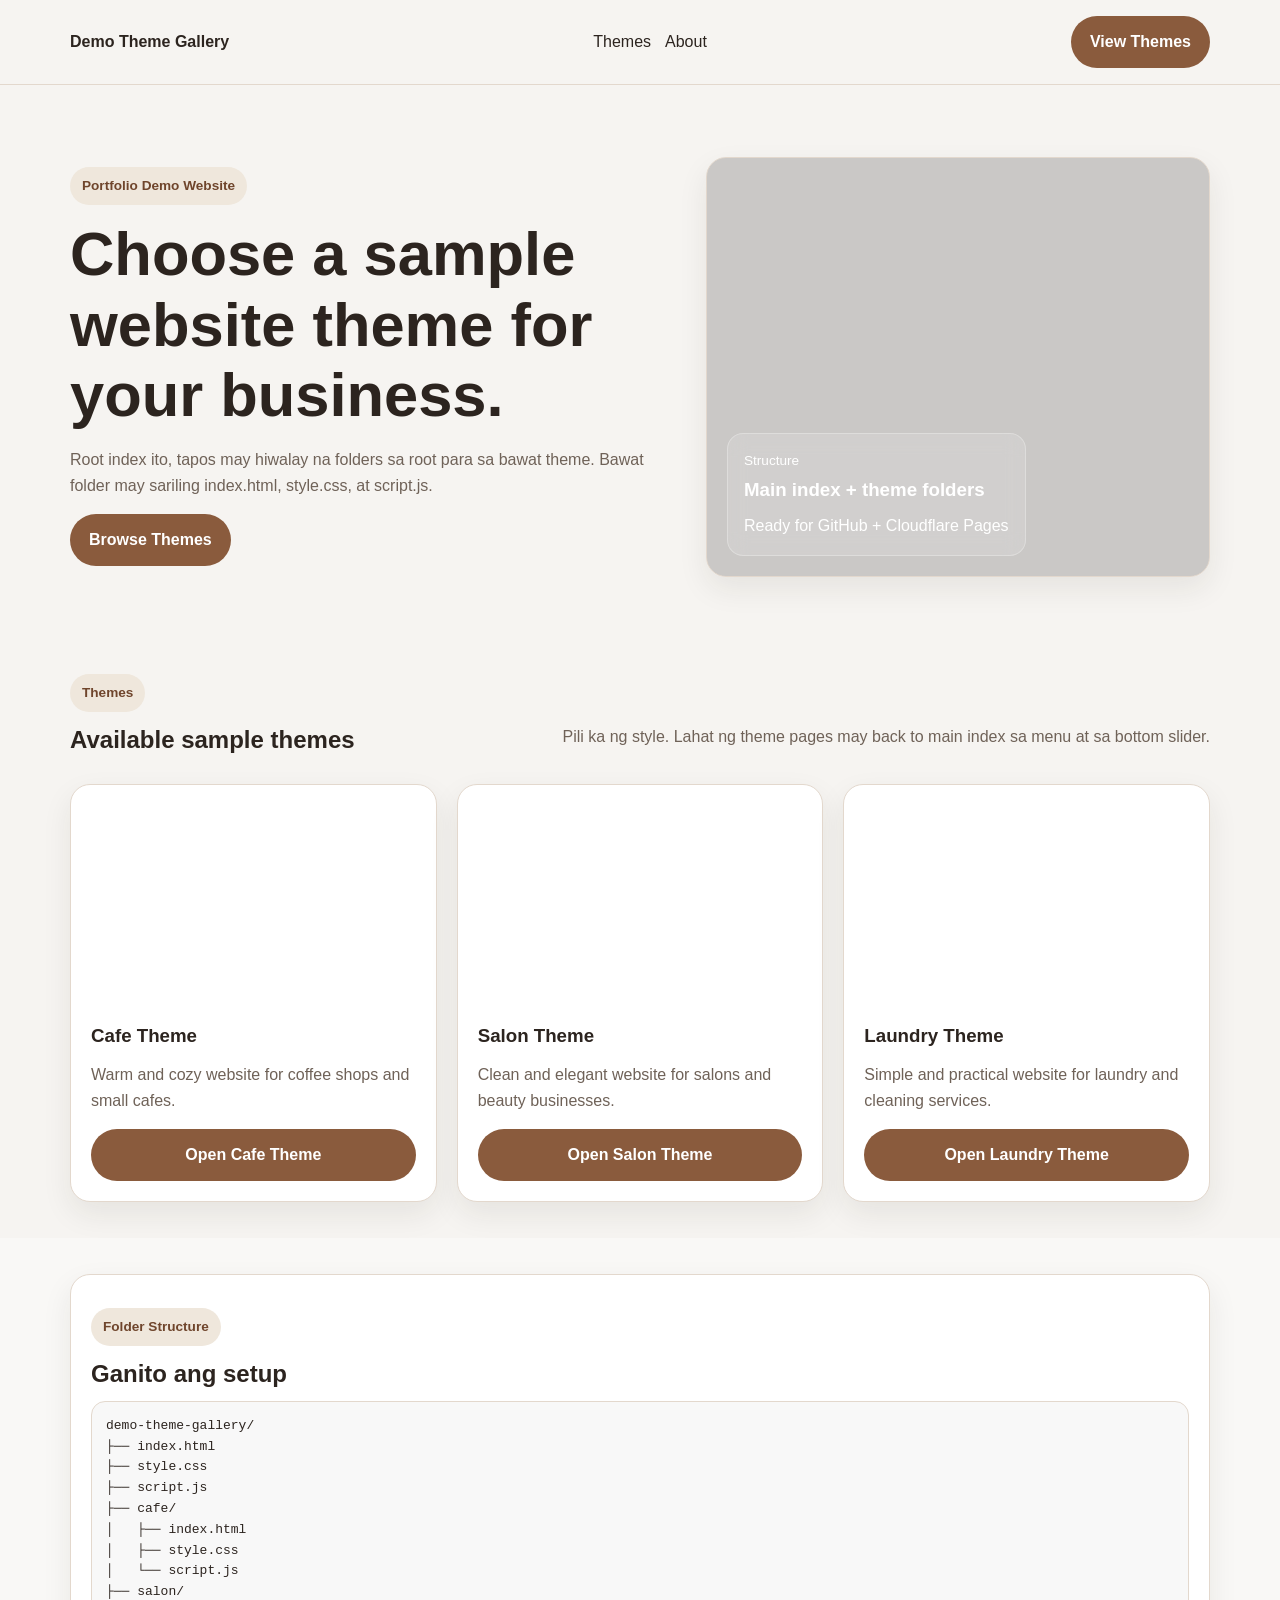
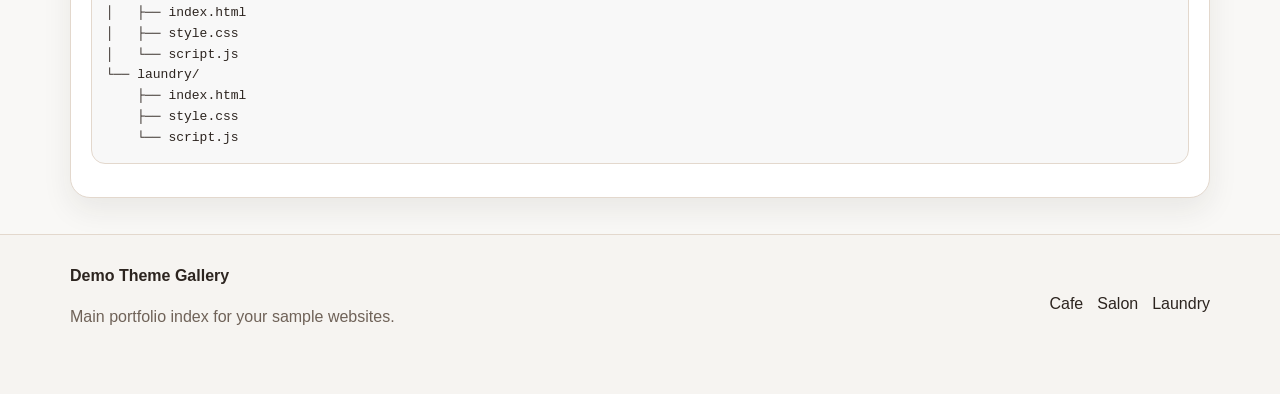
<file: index.html>
<!DOCTYPE html>
<html lang="en">
<head>
  <meta charset="UTF-8" />
  <meta name="viewport" content="width=device-width, initial-scale=1.0" />
  <title>Demo Theme Gallery</title>
  <link rel="stylesheet" href="style.css" />
</head>
<body>
<header class="site-header">
  <div class="container nav">
    <a href="./index.html" class="brand">Demo Theme Gallery</a>
    <nav class="nav-links">
      <a href="#themes">Themes</a>
      <a href="#about">About</a>
    </nav>
    <a href="#themes" class="btn btn-primary">View Themes</a>
  </div>
</header>

<main>
  <section class="hero">
    <div class="container hero-grid">
      <div>
        <span class="eyebrow">Portfolio Demo Website</span>
        <h1>Choose a sample website theme for your business.</h1>
        <p class="lead">Root index ito, tapos may hiwalay na folders sa root para sa bawat theme. Bawat folder may sariling index.html, style.css, at script.js.</p>
        <div class="hero-actions">
          <a href="#themes" class="btn btn-primary">Browse Themes</a>
        </div>
      </div>
      <div class="hero-photo">
        <div class="glass-card">
          <p class="small-label">Structure</p>
          <h3>Main index + theme folders</h3>
          <span>Ready for GitHub + Cloudflare Pages</span>
        </div>
      </div>
    </div>
  </section>

  <section class="section" id="themes">
    <div class="container">
      <div class="section-head">
        <div>
          <p class="section-label">Themes</p>
          <h2>Available sample themes</h2>
        </div>
        <p class="section-text">Pili ka ng style. Lahat ng theme pages may back to main index sa menu at sa bottom slider.</p>
      </div>

      <div class="theme-grid">
        <article class="theme-card">
          <div class="theme-image cafe-image"></div>
          <div class="theme-body">
            <h3>Cafe Theme</h3>
            <p>Warm and cozy website for coffee shops and small cafes.</p>
            <a class="btn btn-primary full" href="./cafe/index.html">Open Cafe Theme</a>
          </div>
        </article>

        <article class="theme-card">
          <div class="theme-image salon-image"></div>
          <div class="theme-body">
            <h3>Salon Theme</h3>
            <p>Clean and elegant website for salons and beauty businesses.</p>
            <a class="btn btn-primary full" href="./salon/index.html">Open Salon Theme</a>
          </div>
        </article>

        <article class="theme-card">
          <div class="theme-image laundry-image"></div>
          <div class="theme-body">
            <h3>Laundry Theme</h3>
            <p>Simple and practical website for laundry and cleaning services.</p>
            <a class="btn btn-primary full" href="./laundry/index.html">Open Laundry Theme</a>
          </div>
        </article>
      </div>
    </div>
  </section>

  <section class="section alt" id="about">
    <div class="container info-card">
      <p class="section-label">Folder Structure</p>
      <h2>Ganito ang setup</h2>
      <pre>demo-theme-gallery/
├── index.html
├── style.css
├── script.js
├── cafe/
│   ├── index.html
│   ├── style.css
│   └── script.js
├── salon/
│   ├── index.html
│   ├── style.css
│   └── script.js
└── laundry/
    ├── index.html
    ├── style.css
    └── script.js</pre>
    </div>
  </section>
</main>

<footer class="site-footer">
  <div class="container footer-wrap">
    <div>
      <strong>Demo Theme Gallery</strong>
      <p>Main portfolio index for your sample websites.</p>
    </div>
    <div class="footer-links">
      <a href="./cafe/index.html">Cafe</a>
      <a href="./salon/index.html">Salon</a>
      <a href="./laundry/index.html">Laundry</a>
    </div>
  </div>
</footer>
<script src="script.js"></script>
</body>
</html>
</file>
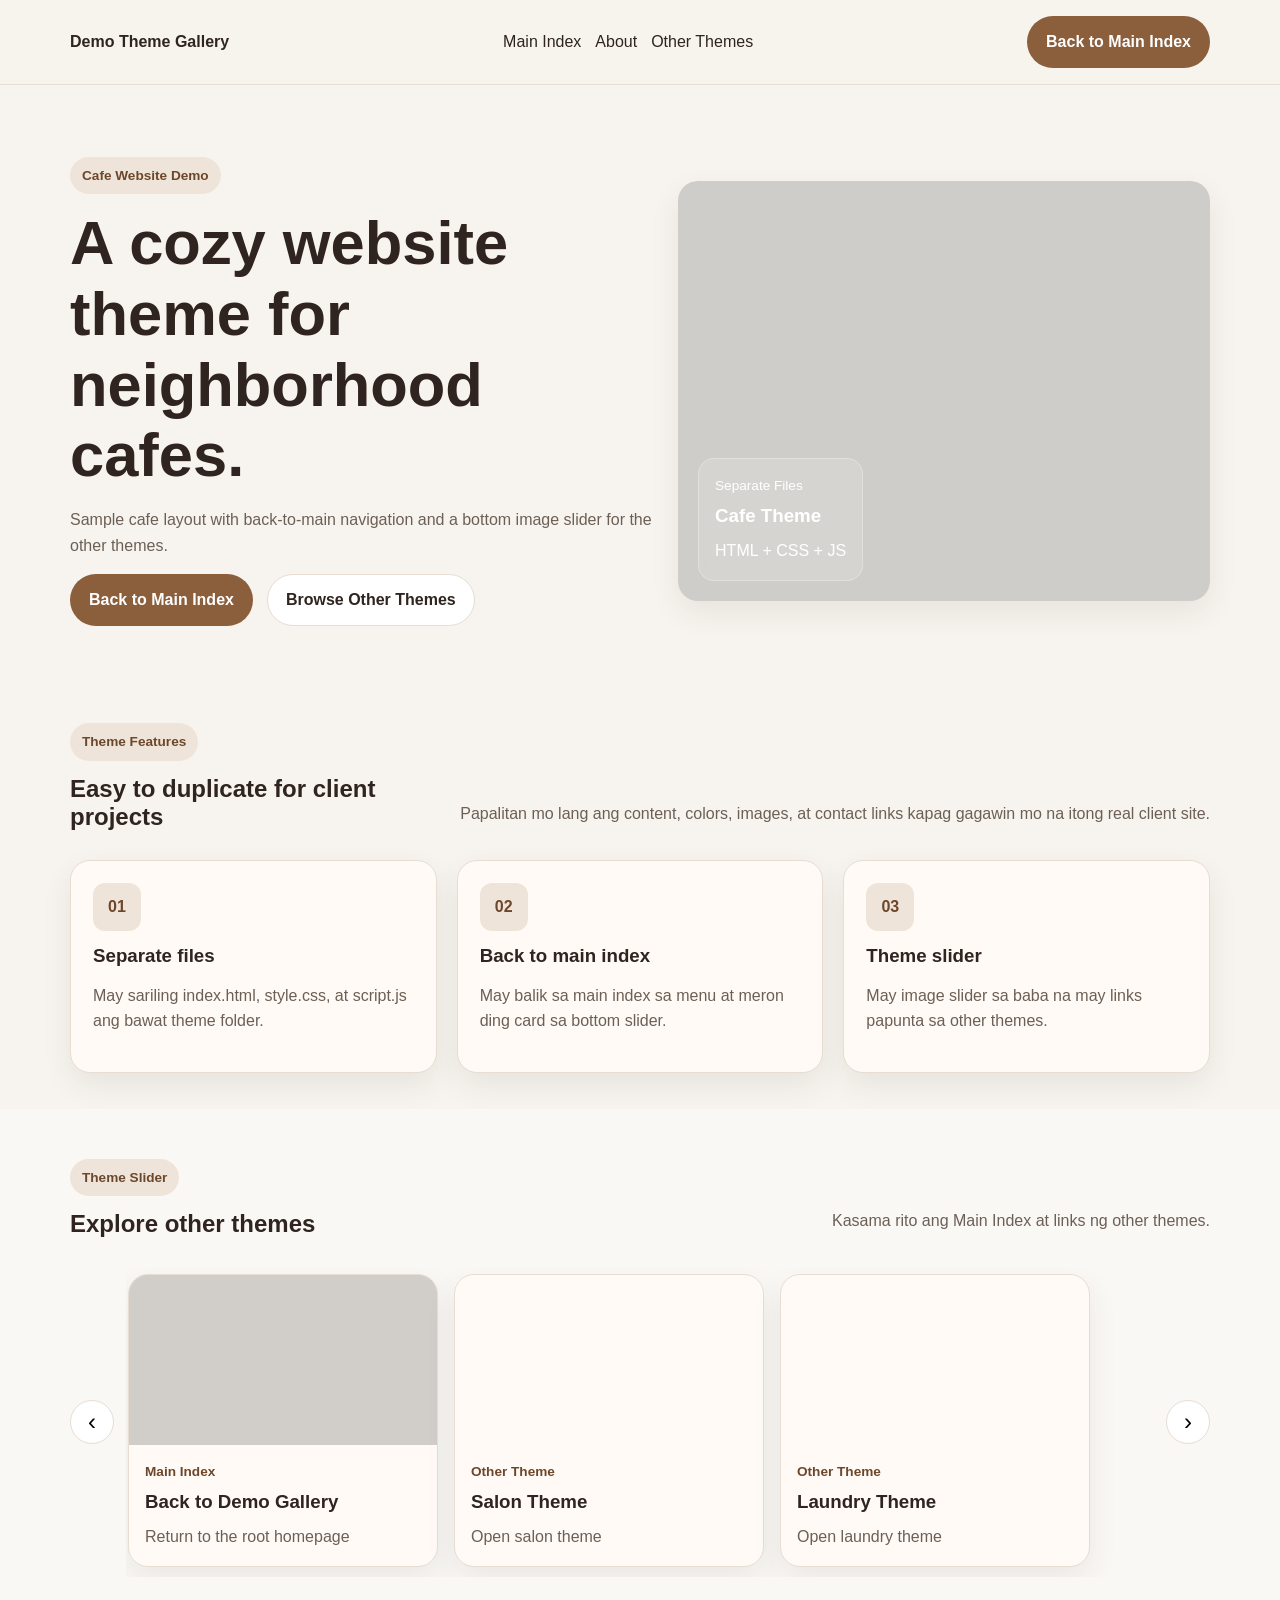
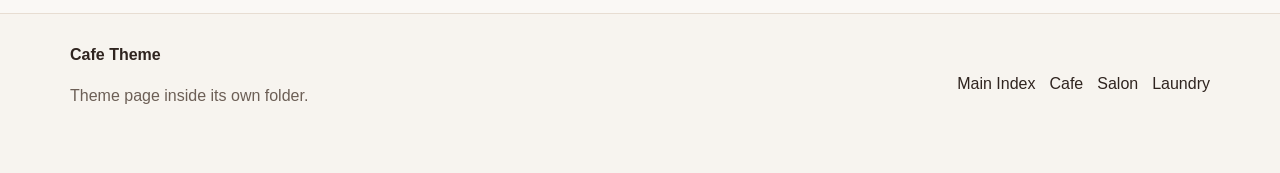
<file: cafe/index.html>
<!DOCTYPE html>
<html lang="en">
<head>
  <meta charset="UTF-8" />
  <meta name="viewport" content="width=device-width, initial-scale=1.0" />
  <title>Cafe Theme</title>
  <link rel="stylesheet" href="style.css" />
</head>
<body>
<header class="site-header">
  <div class="container nav">
    <a href="../index.html" class="brand">Demo Theme Gallery</a>
    <button class="menu-toggle" id="menuToggle" aria-label="Toggle menu" aria-expanded="false">☰</button>
    <nav class="nav-links" id="navLinks">
      <a href="../index.html">Main Index</a>
      <a href="#about">About</a>
      <a href="#more-themes">Other Themes</a>
    </nav>
    <a class="btn btn-primary desktop-btn" href="../index.html">Back to Main Index</a>
  </div>
</header>

<main>
  <section class="hero">
    <div class="container hero-grid">
      <div>
        <span class="eyebrow">Cafe Website Demo</span>
        <h1>A cozy website theme for neighborhood cafes.</h1>
        <p class="lead">Sample cafe layout with back-to-main navigation and a bottom image slider for the other themes.</p>
        <div class="hero-actions">
          <a class="btn btn-primary" href="../index.html">Back to Main Index</a>
          <a class="btn btn-secondary" href="#more-themes">Browse Other Themes</a>
        </div>
      </div>
      <div class="visual-card">
        <div class="visual-overlay">
          <p class="visual-label">Separate Files</p>
          <h3>Cafe Theme</h3>
          <span>HTML + CSS + JS</span>
        </div>
      </div>
    </div>
  </section>

  <section class="section" id="about">
    <div class="container">
      <div class="section-head">
        <div>
          <p class="section-label">Theme Features</p>
          <h2>Easy to duplicate for client projects</h2>
        </div>
        <p class="section-text">Papalitan mo lang ang content, colors, images, at contact links kapag gagawin mo na itong real client site.</p>
      </div>
      <div class="feature-grid">
        <article class="feature-card"><div class="feature-icon">01</div><h3>Separate files</h3><p>May sariling index.html, style.css, at script.js ang bawat theme folder.</p></article>
        <article class="feature-card"><div class="feature-icon">02</div><h3>Back to main index</h3><p>May balik sa main index sa menu at meron ding card sa bottom slider.</p></article>
        <article class="feature-card"><div class="feature-icon">03</div><h3>Theme slider</h3><p>May image slider sa baba na may links papunta sa other themes.</p></article>
      </div>
    </div>
  </section>

  <section class="section alt" id="more-themes">
    <div class="container">
      <div class="section-head">
        <div>
          <p class="section-label">Theme Slider</p>
          <h2>Explore other themes</h2>
        </div>
        <p class="section-text">Kasama rito ang Main Index at links ng other themes.</p>
      </div>
      <div class="slider-wrap">
        <button class="slider-btn" id="prevBtn" aria-label="Previous">‹</button>
        <div class="slider-track" id="sliderTrack">
          
<a class="slider-card" href="../index.html">
  <div class="slider-image main-index-image"></div>
  <div class="slider-body">
    <p class="slider-label">Main Index</p>
    <h3>Back to Demo Gallery</h3>
    <span>Return to the root homepage</span>
  </div>
</a>

<a class="slider-card" href="../salon/index.html">
  <div class="slider-image salon-image"></div>
  <div class="slider-body">
    <p class="slider-label">Other Theme</p>
    <h3>Salon Theme</h3>
    <span>Open salon theme</span>
  </div>
</a>

<a class="slider-card" href="../laundry/index.html">
  <div class="slider-image laundry-image"></div>
  <div class="slider-body">
    <p class="slider-label">Other Theme</p>
    <h3>Laundry Theme</h3>
    <span>Open laundry theme</span>
  </div>
</a>
        </div>
        <button class="slider-btn" id="nextBtn" aria-label="Next">›</button>
      </div>
    </div>
  </section>
</main>

<footer class="site-footer">
  <div class="container footer-wrap">
    <div>
      <strong>Cafe Theme</strong>
      <p>Theme page inside its own folder.</p>
    </div>
    <div class="footer-links">
      <a href="../index.html">Main Index</a>
      <a href="../cafe/index.html">Cafe</a>
      <a href="../salon/index.html">Salon</a>
      <a href="../laundry/index.html">Laundry</a>
    </div>
  </div>
</footer>

<script src="script.js"></script>
</body>
</html>
</file>
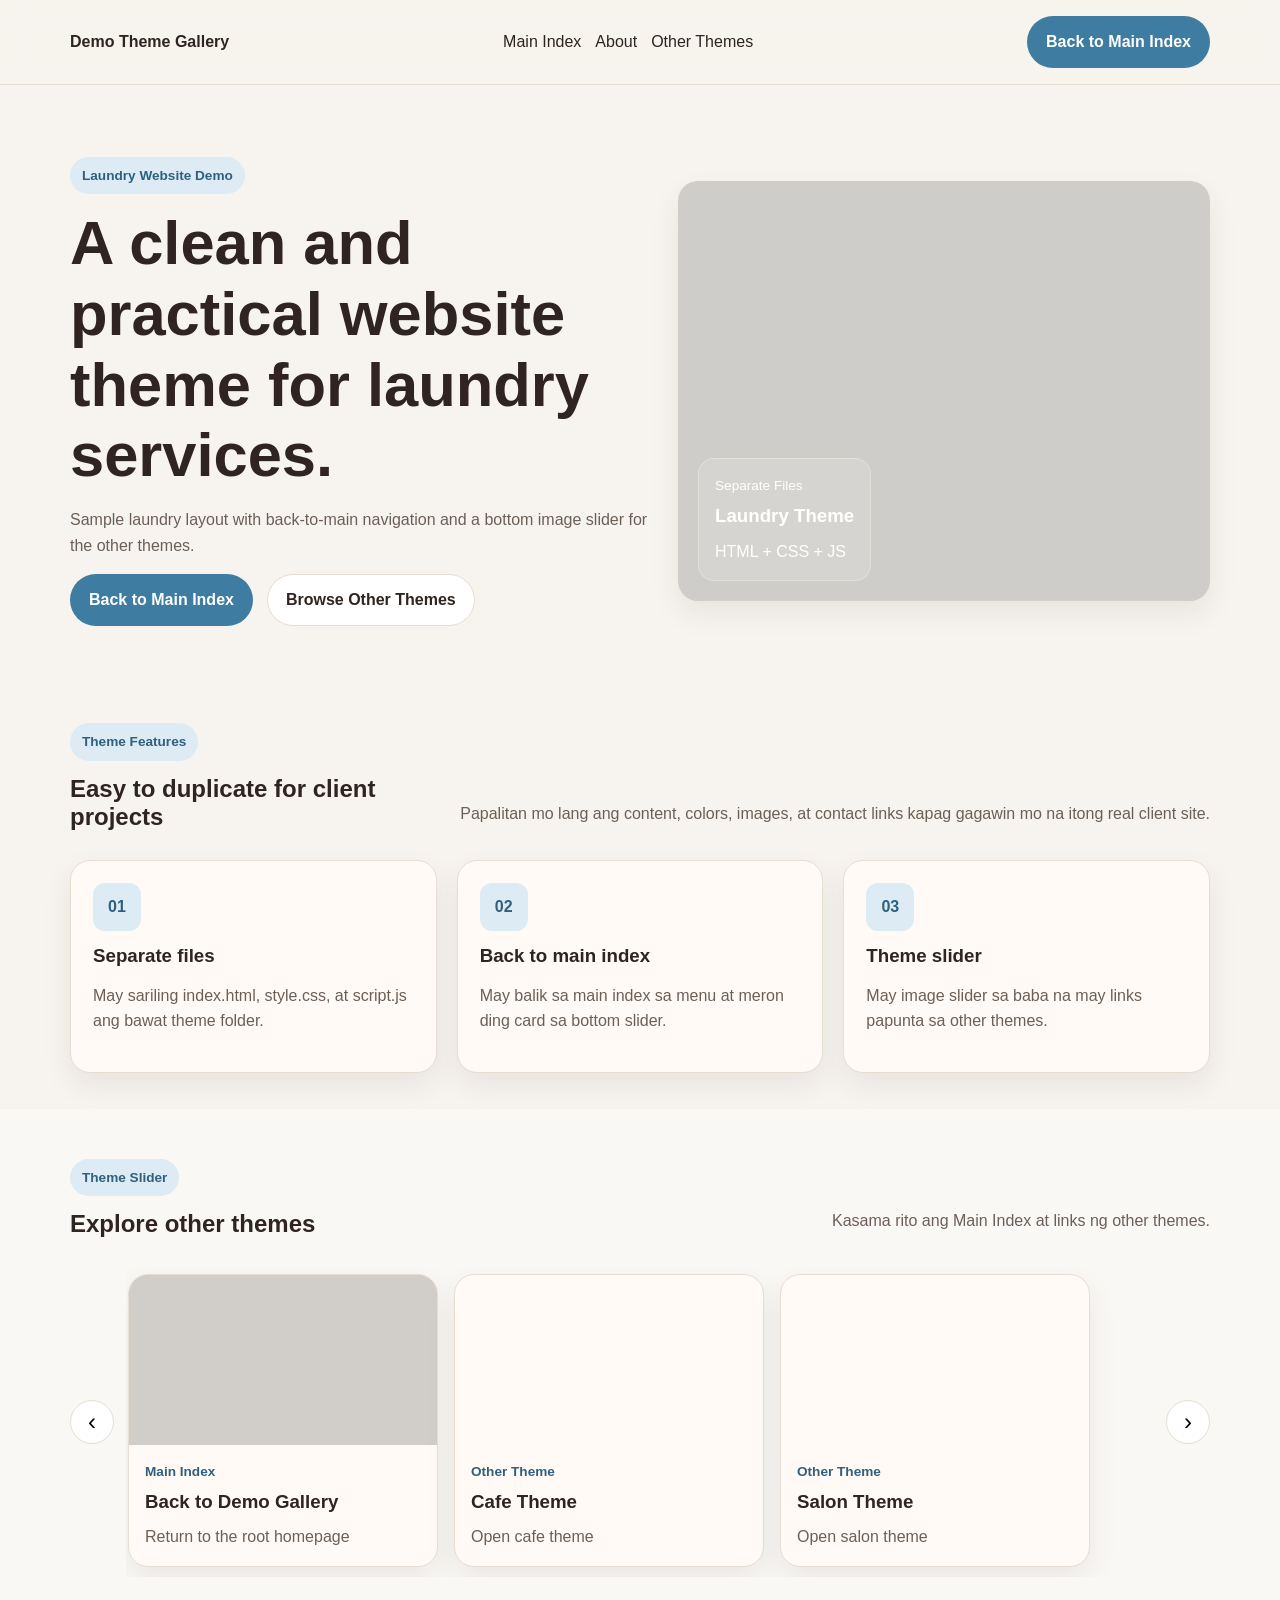
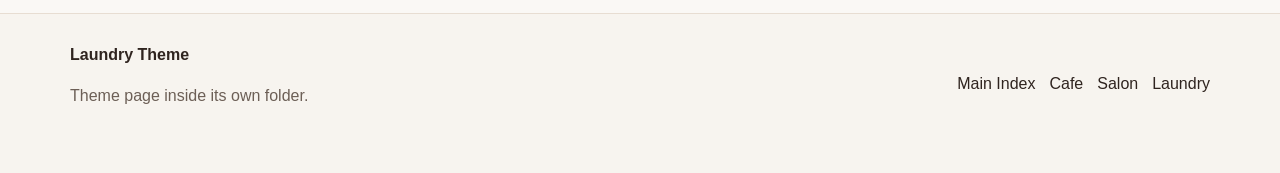
<file: laundry/index.html>
<!DOCTYPE html>
<html lang="en">
<head>
  <meta charset="UTF-8" />
  <meta name="viewport" content="width=device-width, initial-scale=1.0" />
  <title>Laundry Theme</title>
  <link rel="stylesheet" href="style.css" />
</head>
<body>
<header class="site-header">
  <div class="container nav">
    <a href="../index.html" class="brand">Demo Theme Gallery</a>
    <button class="menu-toggle" id="menuToggle" aria-label="Toggle menu" aria-expanded="false">☰</button>
    <nav class="nav-links" id="navLinks">
      <a href="../index.html">Main Index</a>
      <a href="#about">About</a>
      <a href="#more-themes">Other Themes</a>
    </nav>
    <a class="btn btn-primary desktop-btn" href="../index.html">Back to Main Index</a>
  </div>
</header>

<main>
  <section class="hero">
    <div class="container hero-grid">
      <div>
        <span class="eyebrow">Laundry Website Demo</span>
        <h1>A clean and practical website theme for laundry services.</h1>
        <p class="lead">Sample laundry layout with back-to-main navigation and a bottom image slider for the other themes.</p>
        <div class="hero-actions">
          <a class="btn btn-primary" href="../index.html">Back to Main Index</a>
          <a class="btn btn-secondary" href="#more-themes">Browse Other Themes</a>
        </div>
      </div>
      <div class="visual-card">
        <div class="visual-overlay">
          <p class="visual-label">Separate Files</p>
          <h3>Laundry Theme</h3>
          <span>HTML + CSS + JS</span>
        </div>
      </div>
    </div>
  </section>

  <section class="section" id="about">
    <div class="container">
      <div class="section-head">
        <div>
          <p class="section-label">Theme Features</p>
          <h2>Easy to duplicate for client projects</h2>
        </div>
        <p class="section-text">Papalitan mo lang ang content, colors, images, at contact links kapag gagawin mo na itong real client site.</p>
      </div>
      <div class="feature-grid">
        <article class="feature-card"><div class="feature-icon">01</div><h3>Separate files</h3><p>May sariling index.html, style.css, at script.js ang bawat theme folder.</p></article>
        <article class="feature-card"><div class="feature-icon">02</div><h3>Back to main index</h3><p>May balik sa main index sa menu at meron ding card sa bottom slider.</p></article>
        <article class="feature-card"><div class="feature-icon">03</div><h3>Theme slider</h3><p>May image slider sa baba na may links papunta sa other themes.</p></article>
      </div>
    </div>
  </section>

  <section class="section alt" id="more-themes">
    <div class="container">
      <div class="section-head">
        <div>
          <p class="section-label">Theme Slider</p>
          <h2>Explore other themes</h2>
        </div>
        <p class="section-text">Kasama rito ang Main Index at links ng other themes.</p>
      </div>
      <div class="slider-wrap">
        <button class="slider-btn" id="prevBtn" aria-label="Previous">‹</button>
        <div class="slider-track" id="sliderTrack">
          
<a class="slider-card" href="../index.html">
  <div class="slider-image main-index-image"></div>
  <div class="slider-body">
    <p class="slider-label">Main Index</p>
    <h3>Back to Demo Gallery</h3>
    <span>Return to the root homepage</span>
  </div>
</a>

<a class="slider-card" href="../cafe/index.html">
  <div class="slider-image cafe-image"></div>
  <div class="slider-body">
    <p class="slider-label">Other Theme</p>
    <h3>Cafe Theme</h3>
    <span>Open cafe theme</span>
  </div>
</a>

<a class="slider-card" href="../salon/index.html">
  <div class="slider-image salon-image"></div>
  <div class="slider-body">
    <p class="slider-label">Other Theme</p>
    <h3>Salon Theme</h3>
    <span>Open salon theme</span>
  </div>
</a>
        </div>
        <button class="slider-btn" id="nextBtn" aria-label="Next">›</button>
      </div>
    </div>
  </section>
</main>

<footer class="site-footer">
  <div class="container footer-wrap">
    <div>
      <strong>Laundry Theme</strong>
      <p>Theme page inside its own folder.</p>
    </div>
    <div class="footer-links">
      <a href="../index.html">Main Index</a>
      <a href="../cafe/index.html">Cafe</a>
      <a href="../salon/index.html">Salon</a>
      <a href="../laundry/index.html">Laundry</a>
    </div>
  </div>
</footer>

<script src="script.js"></script>
</body>
</html>
</file>
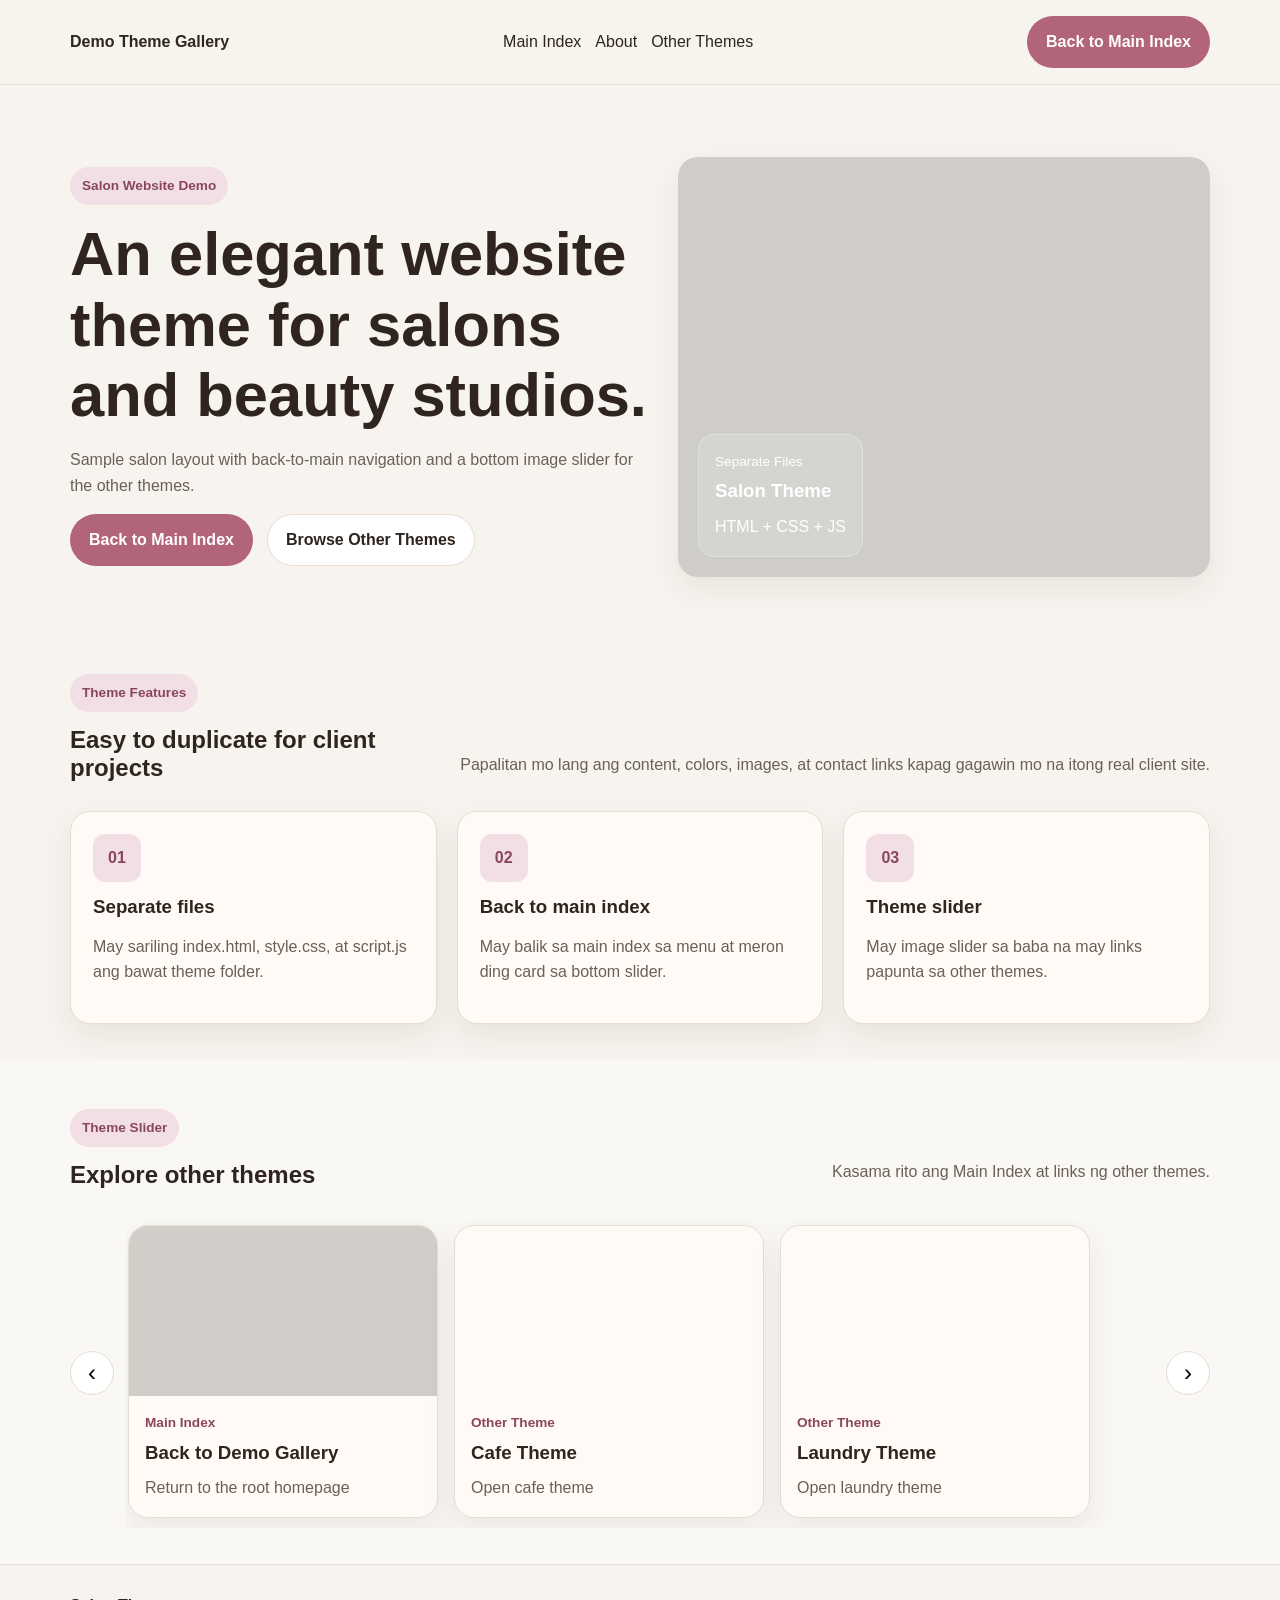
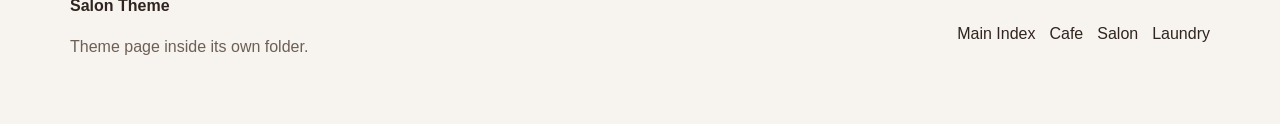
<file: salon/index.html>
<!DOCTYPE html>
<html lang="en">
<head>
  <meta charset="UTF-8" />
  <meta name="viewport" content="width=device-width, initial-scale=1.0" />
  <title>Salon Theme</title>
  <link rel="stylesheet" href="style.css" />
</head>
<body>
<header class="site-header">
  <div class="container nav">
    <a href="../index.html" class="brand">Demo Theme Gallery</a>
    <button class="menu-toggle" id="menuToggle" aria-label="Toggle menu" aria-expanded="false">☰</button>
    <nav class="nav-links" id="navLinks">
      <a href="../index.html">Main Index</a>
      <a href="#about">About</a>
      <a href="#more-themes">Other Themes</a>
    </nav>
    <a class="btn btn-primary desktop-btn" href="../index.html">Back to Main Index</a>
  </div>
</header>

<main>
  <section class="hero">
    <div class="container hero-grid">
      <div>
        <span class="eyebrow">Salon Website Demo</span>
        <h1>An elegant website theme for salons and beauty studios.</h1>
        <p class="lead">Sample salon layout with back-to-main navigation and a bottom image slider for the other themes.</p>
        <div class="hero-actions">
          <a class="btn btn-primary" href="../index.html">Back to Main Index</a>
          <a class="btn btn-secondary" href="#more-themes">Browse Other Themes</a>
        </div>
      </div>
      <div class="visual-card">
        <div class="visual-overlay">
          <p class="visual-label">Separate Files</p>
          <h3>Salon Theme</h3>
          <span>HTML + CSS + JS</span>
        </div>
      </div>
    </div>
  </section>

  <section class="section" id="about">
    <div class="container">
      <div class="section-head">
        <div>
          <p class="section-label">Theme Features</p>
          <h2>Easy to duplicate for client projects</h2>
        </div>
        <p class="section-text">Papalitan mo lang ang content, colors, images, at contact links kapag gagawin mo na itong real client site.</p>
      </div>
      <div class="feature-grid">
        <article class="feature-card"><div class="feature-icon">01</div><h3>Separate files</h3><p>May sariling index.html, style.css, at script.js ang bawat theme folder.</p></article>
        <article class="feature-card"><div class="feature-icon">02</div><h3>Back to main index</h3><p>May balik sa main index sa menu at meron ding card sa bottom slider.</p></article>
        <article class="feature-card"><div class="feature-icon">03</div><h3>Theme slider</h3><p>May image slider sa baba na may links papunta sa other themes.</p></article>
      </div>
    </div>
  </section>

  <section class="section alt" id="more-themes">
    <div class="container">
      <div class="section-head">
        <div>
          <p class="section-label">Theme Slider</p>
          <h2>Explore other themes</h2>
        </div>
        <p class="section-text">Kasama rito ang Main Index at links ng other themes.</p>
      </div>
      <div class="slider-wrap">
        <button class="slider-btn" id="prevBtn" aria-label="Previous">‹</button>
        <div class="slider-track" id="sliderTrack">
          
<a class="slider-card" href="../index.html">
  <div class="slider-image main-index-image"></div>
  <div class="slider-body">
    <p class="slider-label">Main Index</p>
    <h3>Back to Demo Gallery</h3>
    <span>Return to the root homepage</span>
  </div>
</a>

<a class="slider-card" href="../cafe/index.html">
  <div class="slider-image cafe-image"></div>
  <div class="slider-body">
    <p class="slider-label">Other Theme</p>
    <h3>Cafe Theme</h3>
    <span>Open cafe theme</span>
  </div>
</a>

<a class="slider-card" href="../laundry/index.html">
  <div class="slider-image laundry-image"></div>
  <div class="slider-body">
    <p class="slider-label">Other Theme</p>
    <h3>Laundry Theme</h3>
    <span>Open laundry theme</span>
  </div>
</a>
        </div>
        <button class="slider-btn" id="nextBtn" aria-label="Next">›</button>
      </div>
    </div>
  </section>
</main>

<footer class="site-footer">
  <div class="container footer-wrap">
    <div>
      <strong>Salon Theme</strong>
      <p>Theme page inside its own folder.</p>
    </div>
    <div class="footer-links">
      <a href="../index.html">Main Index</a>
      <a href="../cafe/index.html">Cafe</a>
      <a href="../salon/index.html">Salon</a>
      <a href="../laundry/index.html">Laundry</a>
    </div>
  </div>
</footer>

<script src="script.js"></script>
</body>
</html>
</file>
<file: style.css>
:root{--bg:#f6f4f1;--surface:#fff;--surface2:#efe7dc;--text:#2c241f;--muted:#6f6258;--accent:#8a5b3d;--accent2:#6f452c;--line:#e3d8cd;--shadow:0 12px 30px rgba(44,36,31,.08);--radius:20px;--max:1140px}*{box-sizing:border-box}body{margin:0;font-family:Arial,Helvetica,sans-serif;background:var(--bg);color:var(--text);line-height:1.6}html{scroll-behavior:smooth}a{text-decoration:none;color:inherit}.container{width:min(92%,var(--max));margin:0 auto}.site-header{position:sticky;top:0;background:rgba(246,244,241,.94);backdrop-filter:blur(10px);border-bottom:1px solid var(--line)}.nav{display:flex;align-items:center;justify-content:space-between;gap:16px;padding:16px 0}.brand{font-weight:700}.nav-links,.hero-actions,.footer-links{display:flex;gap:14px;flex-wrap:wrap}.btn{display:inline-flex;align-items:center;justify-content:center;padding:12px 18px;border-radius:999px;border:1px solid transparent;font-weight:700}.btn-primary{background:var(--accent);color:#fff}.btn-secondary{background:#fff;border-color:var(--line)}.hero{padding:72px 0 48px}.hero-grid,.section-head,.theme-grid,.footer-wrap{display:grid;gap:20px}.hero-grid{grid-template-columns:1.1fr .9fr;align-items:center}.eyebrow,.section-label{display:inline-block;padding:8px 12px;border-radius:999px;background:var(--surface2);color:var(--accent2);font-size:.85rem;font-weight:700;margin-bottom:14px}h1,h2,h3{line-height:1.15;margin:0 0 12px}h1{font-size:clamp(2.2rem,4.8vw,4.2rem)}.lead,.section-text,.theme-card p,.footer-wrap p{color:var(--muted)}.hero-photo,.theme-card,.info-card{background:var(--surface);border:1px solid var(--line);border-radius:var(--radius);box-shadow:var(--shadow)}.hero-photo{min-height:420px;background:linear-gradient(rgba(0,0,0,.18),rgba(0,0,0,.18)),url('https://images.unsplash.com/photo-1497366754035-f200968a6e72?auto=format&fit=crop&w=1200&q=80') center/cover;display:flex;align-items:end;padding:20px}.glass-card{padding:16px;border-radius:16px;color:#fff;background:rgba(255,255,255,.14);border:1px solid rgba(255,255,255,.28);backdrop-filter:blur(10px)}.small-label{margin:0 0 8px;font-size:.85rem}.section{padding:36px 0}.alt{background:rgba(255,255,255,.35)}.section-head{grid-template-columns:1fr auto;align-items:end;margin-bottom:18px}.theme-grid{grid-template-columns:repeat(3,1fr)}.theme-body,.info-card{padding:20px}.theme-image{min-height:220px;border-radius:20px 20px 0 0;background-size:cover;background-position:center}.cafe-image{background-image:url('https://images.unsplash.com/photo-1509042239860-f550ce710b93?auto=format&fit=crop&w=1200&q=80')}.salon-image{background-image:url('https://images.unsplash.com/photo-1521590832167-7bcbfaa6381f?auto=format&fit=crop&w=1200&q=80')}.laundry-image{background-image:url('https://images.unsplash.com/photo-1626806787461-102c1f8bd2fa?auto=format&fit=crop&w=1200&q=80')}.full{width:100%}pre{background:#f8f8f8;border:1px solid var(--line);border-radius:14px;padding:14px;overflow:auto}.site-footer{border-top:1px solid var(--line);padding:28px 0 48px}.footer-wrap{grid-template-columns:1fr auto;align-items:center}@media (max-width:900px){.hero-grid,.theme-grid,.section-head,.footer-wrap{grid-template-columns:1fr}.nav{flex-direction:column;align-items:flex-start}}
</file>
<file: cafe/style.css>
:root{--bg:#f7f4ef;--surface:#fffaf5;--surface2:#efe4d9;--text:#2f241f;--muted:#6c5f56;--accent:#8b5e3c;--accent2:#6d472b;--line:#e7ddd2;--shadow:0 12px 30px rgba(47,36,31,.08);--radius:20px;--max:1140px}*{box-sizing:border-box}html{scroll-behavior:smooth}body{margin:0;font-family:Arial,Helvetica,sans-serif;background:var(--bg);color:var(--text);line-height:1.6}a{text-decoration:none;color:inherit}.container{width:min(92%,var(--max));margin:0 auto}.site-header{position:sticky;top:0;background:rgba(247,244,239,.94);backdrop-filter:blur(10px);border-bottom:1px solid var(--line)}.nav{display:flex;align-items:center;justify-content:space-between;gap:16px;padding:16px 0}.brand{font-weight:700}.nav-links,.hero-actions,.footer-links{display:flex;gap:14px;flex-wrap:wrap}.menu-toggle{display:none;border:1px solid var(--line);background:#fff;border-radius:12px;padding:10px 12px;cursor:pointer}.btn{display:inline-flex;align-items:center;justify-content:center;padding:12px 18px;border-radius:999px;border:1px solid transparent;font-weight:700}.btn-primary{background:var(--accent);color:#fff}.btn-secondary{background:#fff;border-color:var(--line)}.hero{padding:72px 0 48px}.hero-grid,.section-head,.feature-grid,.footer-wrap{display:grid;gap:20px}.hero-grid{grid-template-columns:1.05fr .95fr;align-items:center}.eyebrow,.section-label{display:inline-block;padding:8px 12px;border-radius:999px;background:var(--surface2);color:var(--accent2);font-size:.85rem;font-weight:700;margin-bottom:14px}h1,h2,h3{line-height:1.15;margin:0 0 12px}h1{font-size:clamp(2.15rem,4.8vw,4rem)}.lead,.section-text,.feature-card p,.slider-card span,.site-footer p{color:var(--muted)}.visual-card{min-height:420px;border-radius:var(--radius);overflow:hidden;box-shadow:var(--shadow);background:linear-gradient(rgba(0,0,0,.16),rgba(0,0,0,.16)),url('https://images.unsplash.com/photo-1509042239860-f550ce710b93?auto=format&fit=crop&w=1200&q=80') center/cover;display:flex;align-items:flex-end}.visual-overlay{margin:20px;padding:16px;border-radius:16px;color:#fff;background:rgba(255,255,255,.14);border:1px solid rgba(255,255,255,.28);backdrop-filter:blur(10px)}.visual-label{margin:0 0 8px;font-size:.85rem}.section{padding:36px 0}.alt{background:rgba(255,255,255,.35)}.section-head{grid-template-columns:1fr auto;align-items:end;margin-bottom:18px}.feature-grid{grid-template-columns:repeat(3,1fr)}.feature-card{background:var(--surface);border:1px solid var(--line);border-radius:var(--radius);box-shadow:var(--shadow);padding:22px}.feature-icon{width:48px;height:48px;border-radius:12px;background:var(--surface2);color:var(--accent2);display:grid;place-items:center;font-weight:700;margin-bottom:14px}.slider-wrap{display:grid;grid-template-columns:auto 1fr auto;gap:12px;align-items:center}.slider-btn{width:44px;height:44px;border-radius:50%;border:1px solid var(--line);background:#fff;cursor:pointer;font-size:1.5rem}.slider-track{display:flex;gap:16px;overflow-x:auto;scroll-behavior:smooth;padding:6px 2px 10px}.slider-card{min-width:310px;max-width:310px;background:var(--surface);border:1px solid var(--line);border-radius:var(--radius);overflow:hidden;box-shadow:var(--shadow)}.slider-image{min-height:170px;background-size:cover;background-position:center}.main-index-image{background-image:linear-gradient(rgba(0,0,0,.18),rgba(0,0,0,.18)),url('https://images.unsplash.com/photo-1497366754035-f200968a6e72?auto=format&fit=crop&w=1200&q=80')}.cafe-image{background-image:url('https://images.unsplash.com/photo-1509042239860-f550ce710b93?auto=format&fit=crop&w=1200&q=80')}.salon-image{background-image:url('https://images.unsplash.com/photo-1521590832167-7bcbfaa6381f?auto=format&fit=crop&w=1200&q=80')}.laundry-image{background-image:url('https://images.unsplash.com/photo-1626806787461-102c1f8bd2fa?auto=format&fit=crop&w=1200&q=80')}.slider-body{padding:16px}.slider-label{margin:0 0 8px;color:var(--accent2);font-size:.85rem;font-weight:700}.site-footer{border-top:1px solid var(--line);padding:28px 0 48px}.footer-wrap{grid-template-columns:1fr auto;align-items:center}@media (max-width:900px){.hero-grid,.feature-grid,.section-head,.footer-wrap{grid-template-columns:1fr}.nav{flex-wrap:wrap}.desktop-btn{display:none}.menu-toggle{display:inline-flex;margin-left:auto}.nav-links{display:none;width:100%;flex-direction:column;align-items:flex-start;background:var(--surface);padding:12px;border:1px solid var(--line);border-radius:14px}.nav-links.active{display:flex}.hero{padding-top:40px}.visual-card{min-height:320px}}
</file>
<file: laundry/style.css>
:root{--bg:#f7f4ef;--surface:#fffaf5;--surface2:#dcebf4;--text:#2f241f;--muted:#6c5f56;--accent:#3e7da1;--accent2:#2f607d;--line:#e7ddd2;--shadow:0 12px 30px rgba(47,36,31,.08);--radius:20px;--max:1140px}*{box-sizing:border-box}html{scroll-behavior:smooth}body{margin:0;font-family:Arial,Helvetica,sans-serif;background:var(--bg);color:var(--text);line-height:1.6}a{text-decoration:none;color:inherit}.container{width:min(92%,var(--max));margin:0 auto}.site-header{position:sticky;top:0;background:rgba(247,244,239,.94);backdrop-filter:blur(10px);border-bottom:1px solid var(--line)}.nav{display:flex;align-items:center;justify-content:space-between;gap:16px;padding:16px 0}.brand{font-weight:700}.nav-links,.hero-actions,.footer-links{display:flex;gap:14px;flex-wrap:wrap}.menu-toggle{display:none;border:1px solid var(--line);background:#fff;border-radius:12px;padding:10px 12px;cursor:pointer}.btn{display:inline-flex;align-items:center;justify-content:center;padding:12px 18px;border-radius:999px;border:1px solid transparent;font-weight:700}.btn-primary{background:var(--accent);color:#fff}.btn-secondary{background:#fff;border-color:var(--line)}.hero{padding:72px 0 48px}.hero-grid,.section-head,.feature-grid,.footer-wrap{display:grid;gap:20px}.hero-grid{grid-template-columns:1.05fr .95fr;align-items:center}.eyebrow,.section-label{display:inline-block;padding:8px 12px;border-radius:999px;background:var(--surface2);color:var(--accent2);font-size:.85rem;font-weight:700;margin-bottom:14px}h1,h2,h3{line-height:1.15;margin:0 0 12px}h1{font-size:clamp(2.15rem,4.8vw,4rem)}.lead,.section-text,.feature-card p,.slider-card span,.site-footer p{color:var(--muted)}.visual-card{min-height:420px;border-radius:var(--radius);overflow:hidden;box-shadow:var(--shadow);background:linear-gradient(rgba(0,0,0,.16),rgba(0,0,0,.16)),url('https://images.unsplash.com/photo-1626806787461-102c1f8bd2fa?auto=format&fit=crop&w=1200&q=80') center/cover;display:flex;align-items:flex-end}.visual-overlay{margin:20px;padding:16px;border-radius:16px;color:#fff;background:rgba(255,255,255,.14);border:1px solid rgba(255,255,255,.28);backdrop-filter:blur(10px)}.visual-label{margin:0 0 8px;font-size:.85rem}.section{padding:36px 0}.alt{background:rgba(255,255,255,.35)}.section-head{grid-template-columns:1fr auto;align-items:end;margin-bottom:18px}.feature-grid{grid-template-columns:repeat(3,1fr)}.feature-card{background:var(--surface);border:1px solid var(--line);border-radius:var(--radius);box-shadow:var(--shadow);padding:22px}.feature-icon{width:48px;height:48px;border-radius:12px;background:var(--surface2);color:var(--accent2);display:grid;place-items:center;font-weight:700;margin-bottom:14px}.slider-wrap{display:grid;grid-template-columns:auto 1fr auto;gap:12px;align-items:center}.slider-btn{width:44px;height:44px;border-radius:50%;border:1px solid var(--line);background:#fff;cursor:pointer;font-size:1.5rem}.slider-track{display:flex;gap:16px;overflow-x:auto;scroll-behavior:smooth;padding:6px 2px 10px}.slider-card{min-width:310px;max-width:310px;background:var(--surface);border:1px solid var(--line);border-radius:var(--radius);overflow:hidden;box-shadow:var(--shadow)}.slider-image{min-height:170px;background-size:cover;background-position:center}.main-index-image{background-image:linear-gradient(rgba(0,0,0,.18),rgba(0,0,0,.18)),url('https://images.unsplash.com/photo-1497366754035-f200968a6e72?auto=format&fit=crop&w=1200&q=80')}.cafe-image{background-image:url('https://images.unsplash.com/photo-1509042239860-f550ce710b93?auto=format&fit=crop&w=1200&q=80')}.salon-image{background-image:url('https://images.unsplash.com/photo-1521590832167-7bcbfaa6381f?auto=format&fit=crop&w=1200&q=80')}.laundry-image{background-image:url('https://images.unsplash.com/photo-1626806787461-102c1f8bd2fa?auto=format&fit=crop&w=1200&q=80')}.slider-body{padding:16px}.slider-label{margin:0 0 8px;color:var(--accent2);font-size:.85rem;font-weight:700}.site-footer{border-top:1px solid var(--line);padding:28px 0 48px}.footer-wrap{grid-template-columns:1fr auto;align-items:center}@media (max-width:900px){.hero-grid,.feature-grid,.section-head,.footer-wrap{grid-template-columns:1fr}.nav{flex-wrap:wrap}.desktop-btn{display:none}.menu-toggle{display:inline-flex;margin-left:auto}.nav-links{display:none;width:100%;flex-direction:column;align-items:flex-start;background:var(--surface);padding:12px;border:1px solid var(--line);border-radius:14px}.nav-links.active{display:flex}.hero{padding-top:40px}.visual-card{min-height:320px}}
</file>
<file: salon/style.css>
:root{--bg:#f7f4ef;--surface:#fffaf5;--surface2:#f2dfe5;--text:#2f241f;--muted:#6c5f56;--accent:#b2647a;--accent2:#8a465b;--line:#e7ddd2;--shadow:0 12px 30px rgba(47,36,31,.08);--radius:20px;--max:1140px}*{box-sizing:border-box}html{scroll-behavior:smooth}body{margin:0;font-family:Arial,Helvetica,sans-serif;background:var(--bg);color:var(--text);line-height:1.6}a{text-decoration:none;color:inherit}.container{width:min(92%,var(--max));margin:0 auto}.site-header{position:sticky;top:0;background:rgba(247,244,239,.94);backdrop-filter:blur(10px);border-bottom:1px solid var(--line)}.nav{display:flex;align-items:center;justify-content:space-between;gap:16px;padding:16px 0}.brand{font-weight:700}.nav-links,.hero-actions,.footer-links{display:flex;gap:14px;flex-wrap:wrap}.menu-toggle{display:none;border:1px solid var(--line);background:#fff;border-radius:12px;padding:10px 12px;cursor:pointer}.btn{display:inline-flex;align-items:center;justify-content:center;padding:12px 18px;border-radius:999px;border:1px solid transparent;font-weight:700}.btn-primary{background:var(--accent);color:#fff}.btn-secondary{background:#fff;border-color:var(--line)}.hero{padding:72px 0 48px}.hero-grid,.section-head,.feature-grid,.footer-wrap{display:grid;gap:20px}.hero-grid{grid-template-columns:1.05fr .95fr;align-items:center}.eyebrow,.section-label{display:inline-block;padding:8px 12px;border-radius:999px;background:var(--surface2);color:var(--accent2);font-size:.85rem;font-weight:700;margin-bottom:14px}h1,h2,h3{line-height:1.15;margin:0 0 12px}h1{font-size:clamp(2.15rem,4.8vw,4rem)}.lead,.section-text,.feature-card p,.slider-card span,.site-footer p{color:var(--muted)}.visual-card{min-height:420px;border-radius:var(--radius);overflow:hidden;box-shadow:var(--shadow);background:linear-gradient(rgba(0,0,0,.16),rgba(0,0,0,.16)),url('https://images.unsplash.com/photo-1521590832167-7bcbfaa6381f?auto=format&fit=crop&w=1200&q=80') center/cover;display:flex;align-items:flex-end}.visual-overlay{margin:20px;padding:16px;border-radius:16px;color:#fff;background:rgba(255,255,255,.14);border:1px solid rgba(255,255,255,.28);backdrop-filter:blur(10px)}.visual-label{margin:0 0 8px;font-size:.85rem}.section{padding:36px 0}.alt{background:rgba(255,255,255,.35)}.section-head{grid-template-columns:1fr auto;align-items:end;margin-bottom:18px}.feature-grid{grid-template-columns:repeat(3,1fr)}.feature-card{background:var(--surface);border:1px solid var(--line);border-radius:var(--radius);box-shadow:var(--shadow);padding:22px}.feature-icon{width:48px;height:48px;border-radius:12px;background:var(--surface2);color:var(--accent2);display:grid;place-items:center;font-weight:700;margin-bottom:14px}.slider-wrap{display:grid;grid-template-columns:auto 1fr auto;gap:12px;align-items:center}.slider-btn{width:44px;height:44px;border-radius:50%;border:1px solid var(--line);background:#fff;cursor:pointer;font-size:1.5rem}.slider-track{display:flex;gap:16px;overflow-x:auto;scroll-behavior:smooth;padding:6px 2px 10px}.slider-card{min-width:310px;max-width:310px;background:var(--surface);border:1px solid var(--line);border-radius:var(--radius);overflow:hidden;box-shadow:var(--shadow)}.slider-image{min-height:170px;background-size:cover;background-position:center}.main-index-image{background-image:linear-gradient(rgba(0,0,0,.18),rgba(0,0,0,.18)),url('https://images.unsplash.com/photo-1497366754035-f200968a6e72?auto=format&fit=crop&w=1200&q=80')}.cafe-image{background-image:url('https://images.unsplash.com/photo-1509042239860-f550ce710b93?auto=format&fit=crop&w=1200&q=80')}.salon-image{background-image:url('https://images.unsplash.com/photo-1521590832167-7bcbfaa6381f?auto=format&fit=crop&w=1200&q=80')}.laundry-image{background-image:url('https://images.unsplash.com/photo-1626806787461-102c1f8bd2fa?auto=format&fit=crop&w=1200&q=80')}.slider-body{padding:16px}.slider-label{margin:0 0 8px;color:var(--accent2);font-size:.85rem;font-weight:700}.site-footer{border-top:1px solid var(--line);padding:28px 0 48px}.footer-wrap{grid-template-columns:1fr auto;align-items:center}@media (max-width:900px){.hero-grid,.feature-grid,.section-head,.footer-wrap{grid-template-columns:1fr}.nav{flex-wrap:wrap}.desktop-btn{display:none}.menu-toggle{display:inline-flex;margin-left:auto}.nav-links{display:none;width:100%;flex-direction:column;align-items:flex-start;background:var(--surface);padding:12px;border:1px solid var(--line);border-radius:14px}.nav-links.active{display:flex}.hero{padding-top:40px}.visual-card{min-height:320px}}
</file>
